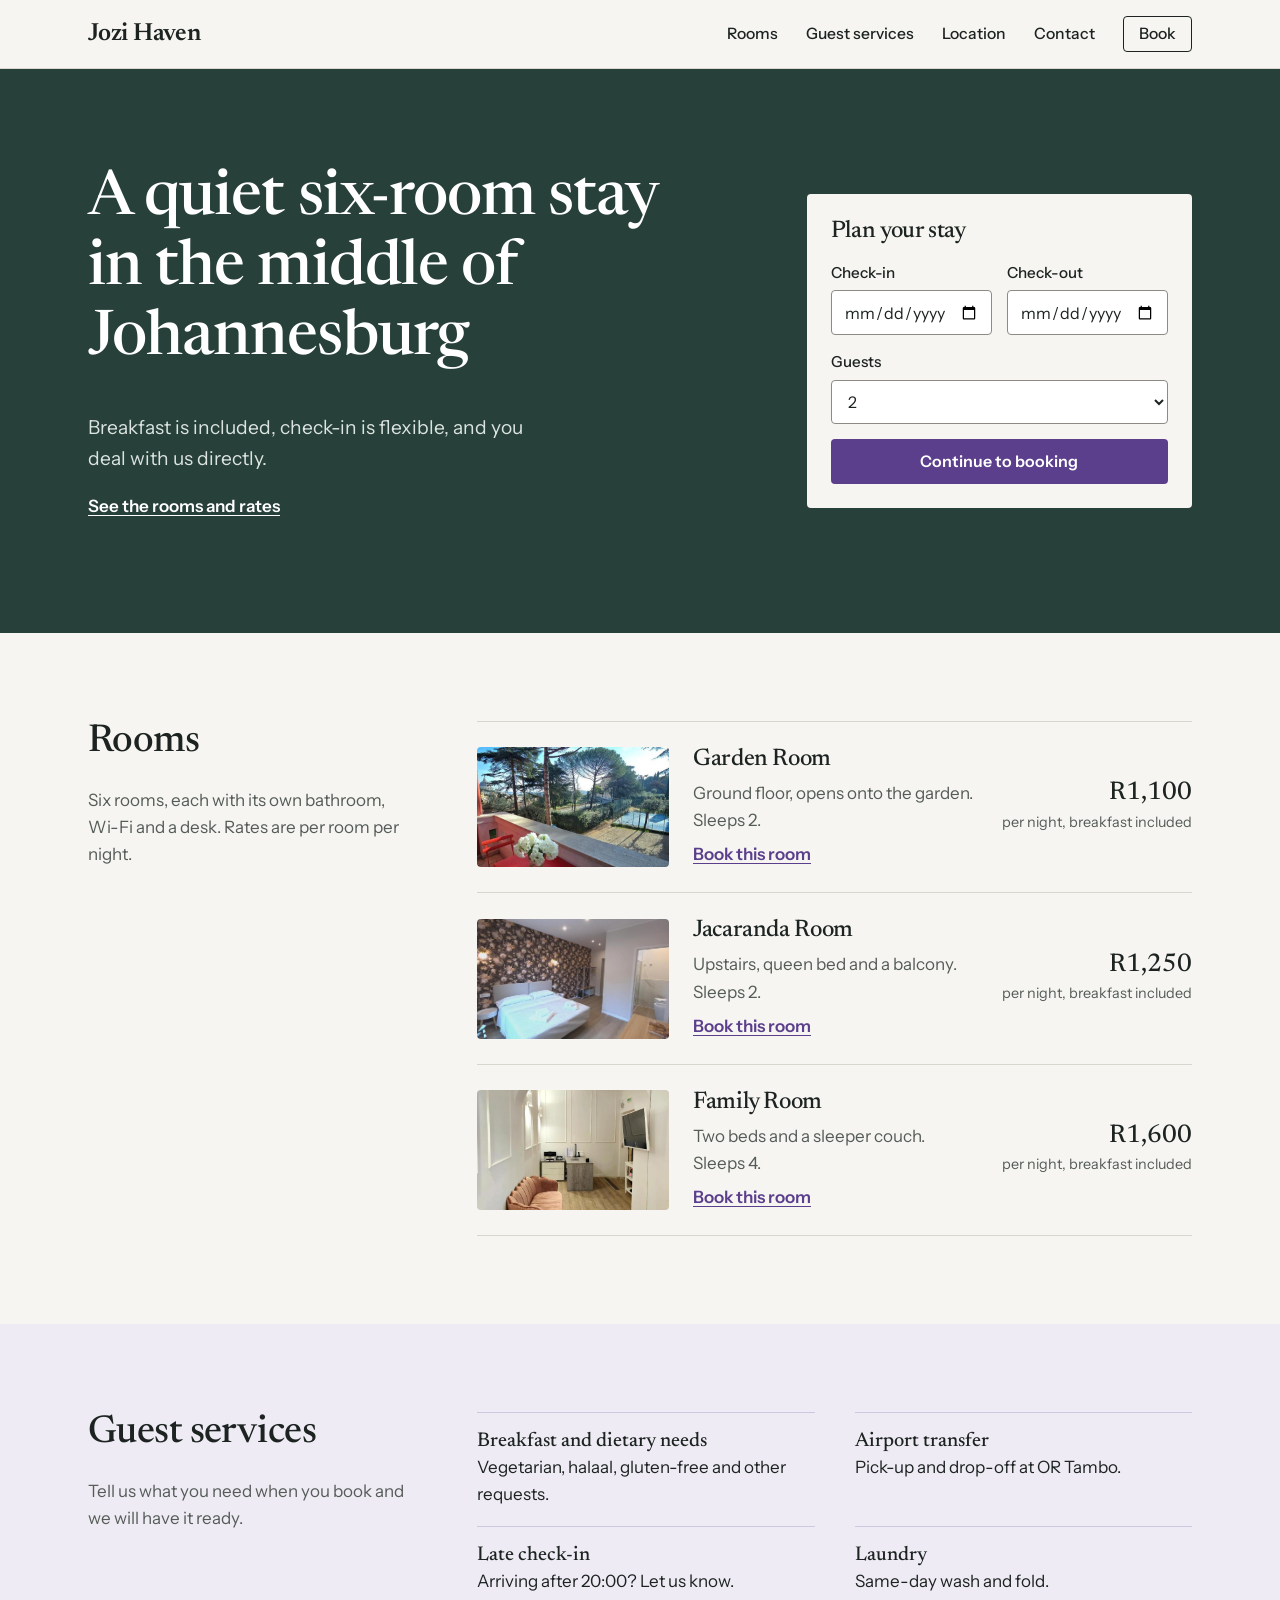
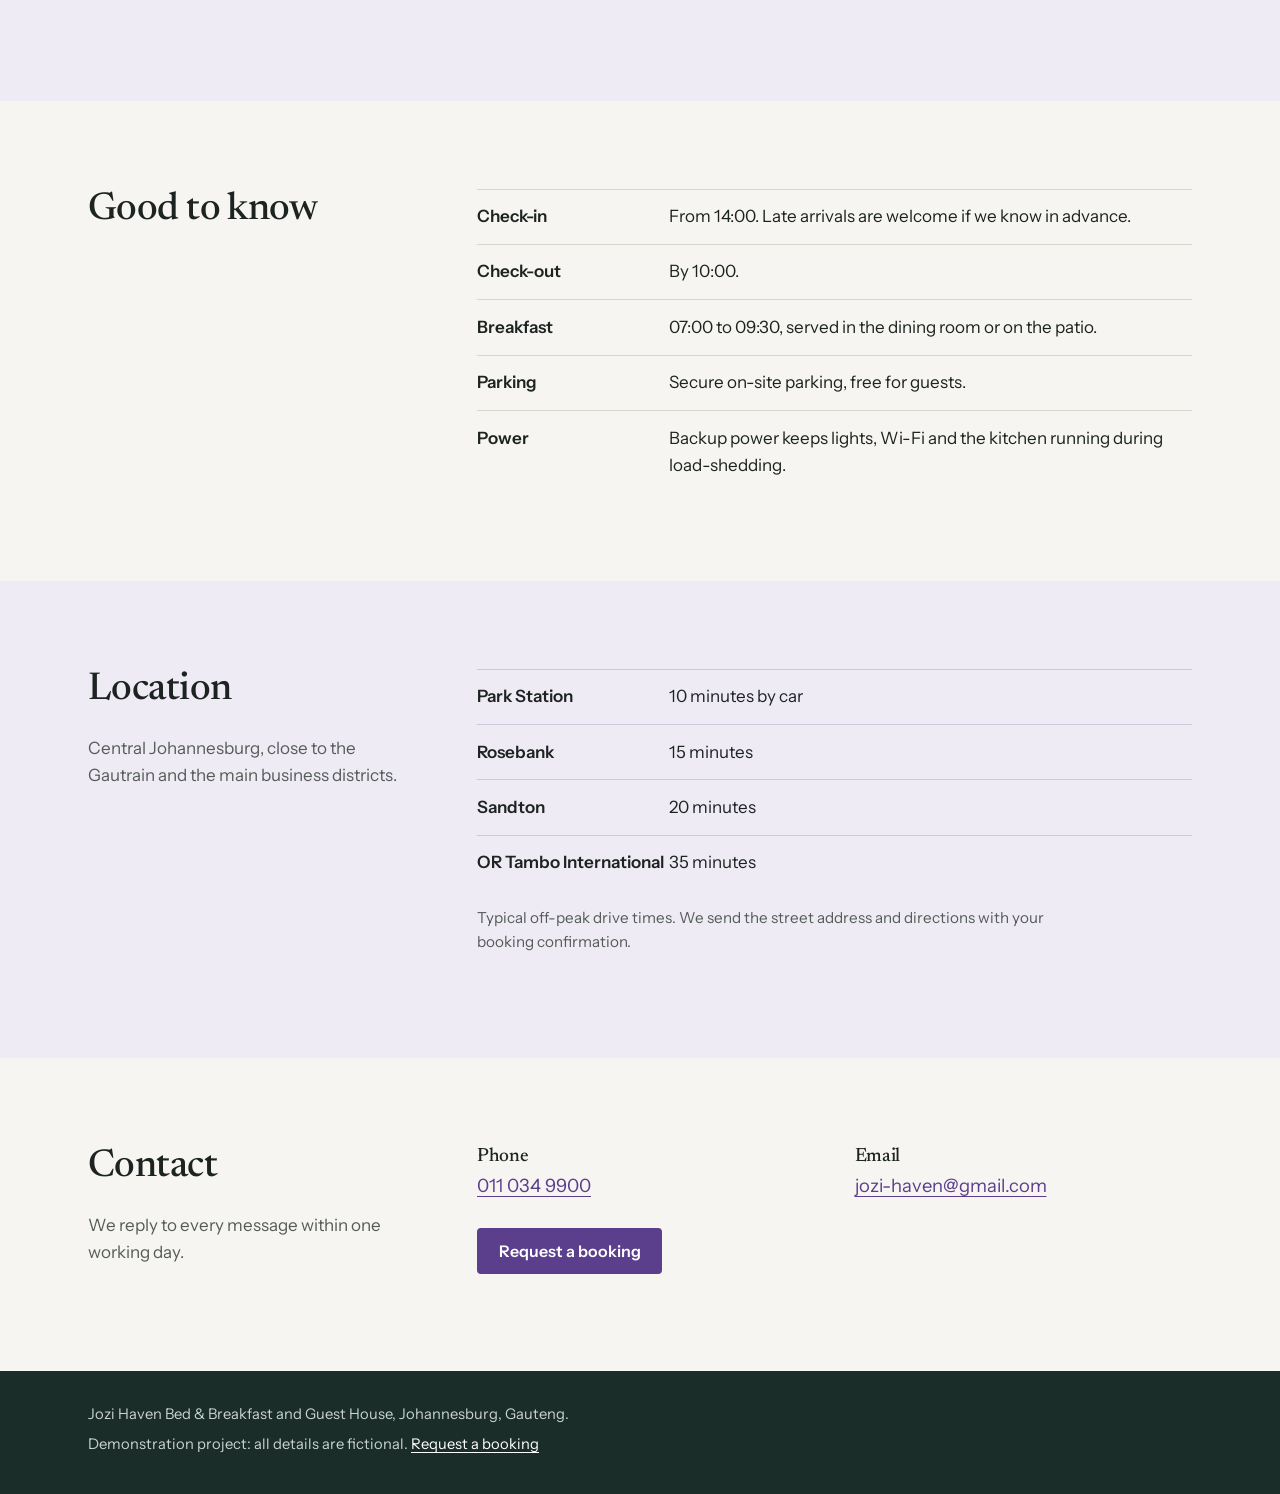
<file: index.html>
<!DOCTYPE html>
<html lang="en">
<head>
<meta charset="utf-8">
<meta name="viewport" content="width=device-width,initial-scale=1">
<title>Jozi Haven Bed &amp; Breakfast | Johannesburg guest house</title>
<meta name="description" content="Six quiet rooms, a full breakfast and easy access to Johannesburg. Book direct with Jozi Haven.">
<meta name="theme-color" content="#27403A">
<link rel="icon" href="images/favicon.svg" type="image/svg+xml">
<link rel="preconnect" href="https://fonts.googleapis.com"><link rel="preconnect" href="https://fonts.gstatic.com" crossorigin>
<link href="https://fonts.googleapis.com/css2?family=Instrument+Sans:wght@400;500;600&family=Newsreader:wght@500;600&display=swap" rel="stylesheet">
<link rel="stylesheet" href="css/style.css">
</head>
<body>
<a class="skip" href="#main">Skip to content</a>
<header class="site"><div class="wrap">
<a class="brand" href="index.html">Jozi Haven</a>
<button class="nav-toggle" id="nav-toggle" aria-expanded="false" aria-controls="site-nav">Menu</button>
<nav id="site-nav" aria-label="Main"><ul><li><a href="index.html#rooms">Rooms</a></li><li><a href="index.html#services">Guest services</a></li><li><a href="index.html#location">Location</a></li><li><a href="index.html#contact">Contact</a></li><li><a href="booking.html" class="nav-book">Book</a></li></ul></nav>
</div></header>
<main id="main">
<div class="hero"><div class="wrap hero-grid">
<div>
<h1>A quiet six-room stay in the middle of Johannesburg</h1>
<p class="lede">Breakfast is included, check-in is flexible, and you deal with us directly.</p>
<p><a class="textlink" href="#rooms">See the rooms and rates</a></p>
</div>
<form class="avail" id="quick" action="booking.html" method="get">
<h2>Plan your stay</h2>
<div class="row">
<label>Check-in<input type="date" id="q-checkin" name="checkin" required></label>
<label>Check-out<input type="date" id="q-checkout" name="checkout" required></label>
</div>
<label>Guests<select name="guests"><option>1</option><option selected>2</option><option>3</option><option>4</option></select></label>
<button class="btn block" type="submit">Continue to booking</button>
</form>
</div></div>

<section id="rooms"><div class="wrap split">
<header><h2>Rooms</h2><p>Six rooms, each with its own bathroom, Wi-Fi and a desk. Rates are per room per night.</p></header>
<div class="rooms">
<article class="room">
<img src="images/garden-room.jpg" alt="Garden Room with a double bed and doors opening onto the garden" width="1200" height="750" loading="lazy">
<div><h3>Garden Room</h3><p>Ground floor, opens onto the garden. Sleeps 2.</p><a class="book" href="booking.html?room=Garden+Room">Book this room</a></div>
<div class="rate"><strong>R1,100</strong><span>per night, breakfast included</span></div>
</article>
<article class="room">
<img src="images/jacaranda-room.jpg" alt="Jacaranda Room with a queen bed and a balcony" width="1200" height="750" loading="lazy">
<div><h3>Jacaranda Room</h3><p>Upstairs, queen bed and a balcony. Sleeps 2.</p><a class="book" href="booking.html?room=Jacaranda+Room">Book this room</a></div>
<div class="rate"><strong>R1,250</strong><span>per night, breakfast included</span></div>
</article>
<article class="room">
<img src="images/family-room.jpg" alt="Family Room with two beds and a sleeper couch" width="1200" height="750" loading="lazy">
<div><h3>Family Room</h3><p>Two beds and a sleeper couch. Sleeps 4.</p><a class="book" href="booking.html?room=Family+Room">Book this room</a></div>
<div class="rate"><strong>R1,600</strong><span>per night, breakfast included</span></div>
</article>
</div>
</div></section>

<section id="services" class="tint"><div class="wrap split">
<header><h2>Guest services</h2><p>Tell us what you need when you book and we will have it ready.</p></header>
<ul class="services">
<li><strong>Breakfast and dietary needs</strong>Vegetarian, halaal, gluten-free and other requests.</li>
<li><strong>Airport transfer</strong>Pick-up and drop-off at OR Tambo.</li>
<li><strong>Late check-in</strong>Arriving after 20:00? Let us know.</li>
<li><strong>Laundry</strong>Same-day wash and fold.</li>
</ul>
</div></section>

<section id="stay-details"><div class="wrap split">
<header><h2>Good to know</h2></header>
<dl class="facts">
<dt>Check-in</dt><dd>From 14:00. Late arrivals are welcome if we know in advance.</dd>
<dt>Check-out</dt><dd>By 10:00.</dd>
<dt>Breakfast</dt><dd>07:00 to 09:30, served in the dining room or on the patio.</dd>
<dt>Parking</dt><dd>Secure on-site parking, free for guests.</dd>
<dt>Power</dt><dd>Backup power keeps lights, Wi-Fi and the kitchen running during load-shedding.</dd>
</dl>
</div></section>

<section id="location" class="tint"><div class="wrap split">
<header><h2>Location</h2><p>Central Johannesburg, close to the Gautrain and the main business districts.</p></header>
<div>
<dl class="facts">
<dt>Park Station</dt><dd>10 minutes by car</dd>
<dt>Rosebank</dt><dd>15 minutes</dd>
<dt>Sandton</dt><dd>20 minutes</dd>
<dt>OR Tambo International</dt><dd>35 minutes</dd>
</dl>
<p class="fine">Typical off-peak drive times. We send the street address and directions with your booking confirmation.</p>
</div>
</div></section>

<section id="contact"><div class="wrap split">
<header><h2>Contact</h2><p>We reply to every message within one working day.</p></header>
<div>
<div class="contact-list">
<div><h3>Phone</h3><p><a href="tel:+27110349900">011 034 9900</a></p></div>
<div><h3>Email</h3><p><a href="mailto:jozi-haven@gmail.com">jozi-haven@gmail.com</a></p></div>
</div>
<a class="btn" href="booking.html">Request a booking</a>
</div>
</div></section>
</main>
<footer><div class="wrap">
<p>Jozi Haven Bed &amp; Breakfast and Guest House, Johannesburg, Gauteng.</p>
<p>Demonstration project: all details are fictional. <a href="booking.html">Request a booking</a></p>
</div></footer>
<script src="js/main.js" defer></script>
</body>
</html>
</file>
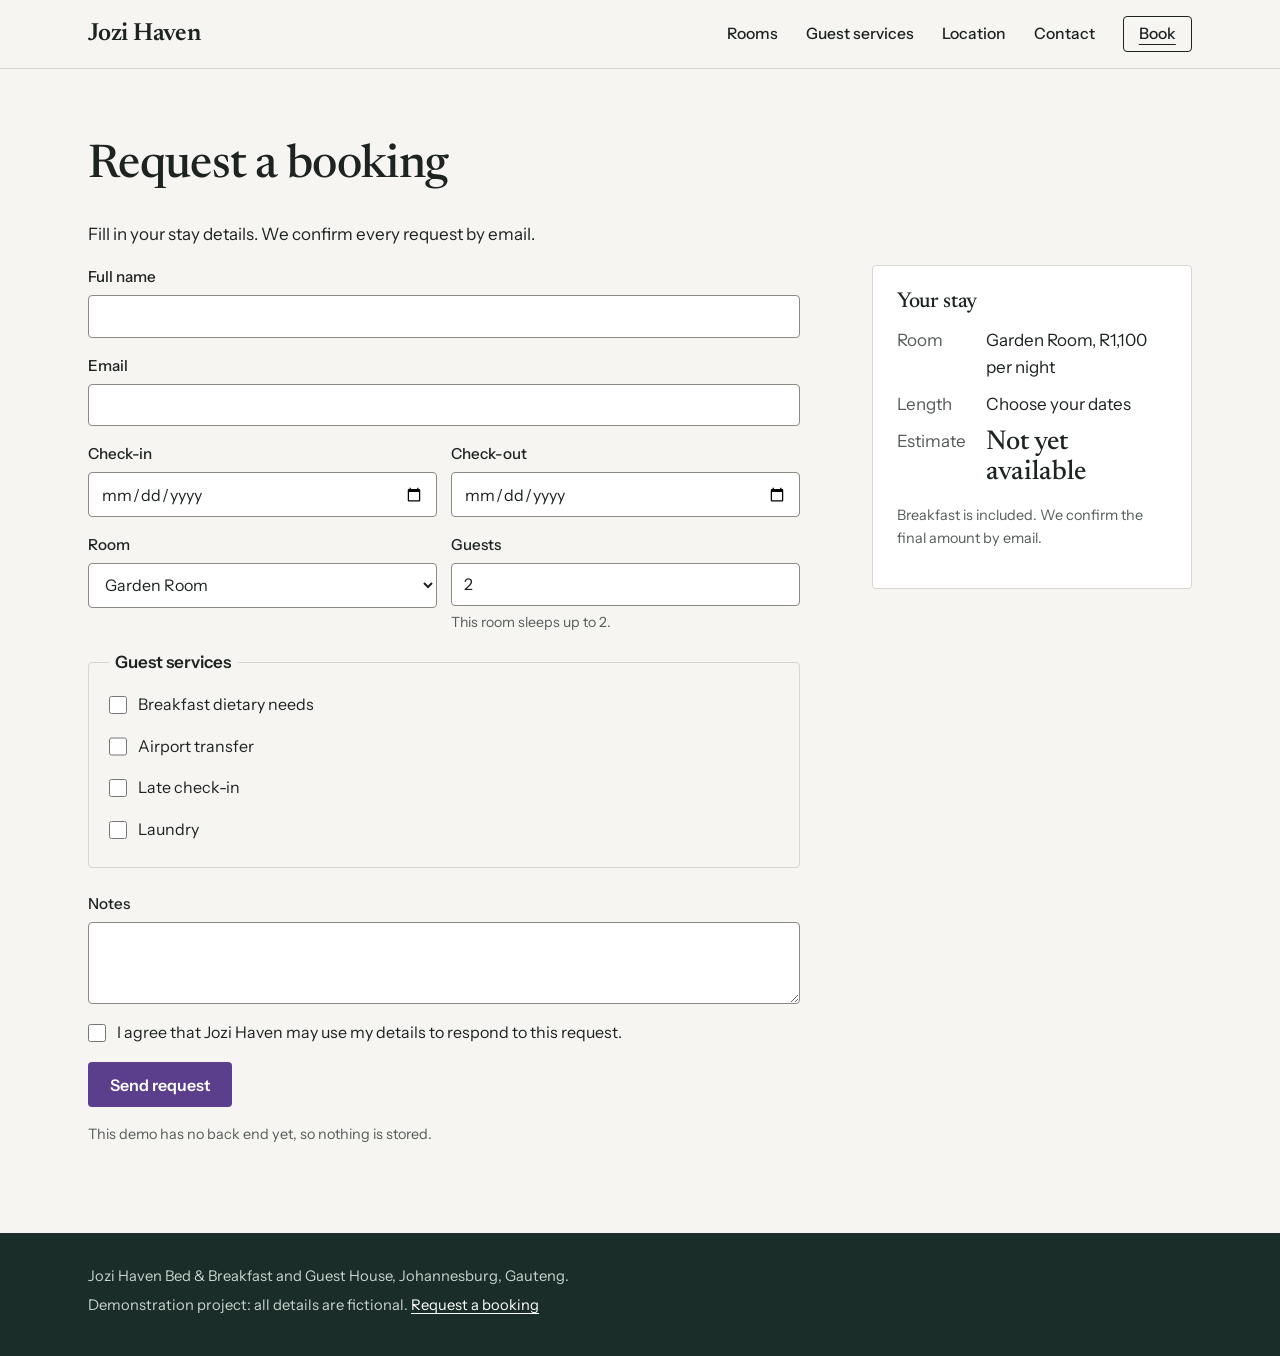
<file: booking.html>
<!DOCTYPE html>
<html lang="en">
<head>
<meta charset="utf-8">
<meta name="viewport" content="width=device-width,initial-scale=1">
<title>Request a booking | Jozi Haven</title>
<meta name="theme-color" content="#27403A">
<link rel="icon" href="images/favicon.svg" type="image/svg+xml">
<link rel="preconnect" href="https://fonts.googleapis.com"><link rel="preconnect" href="https://fonts.gstatic.com" crossorigin>
<link href="https://fonts.googleapis.com/css2?family=Instrument+Sans:wght@400;500;600&family=Newsreader:wght@500;600&display=swap" rel="stylesheet">
<link rel="stylesheet" href="css/style.css">
</head>
<body>
<a class="skip" href="#main">Skip to content</a>
<header class="site"><div class="wrap">
<a class="brand" href="index.html">Jozi Haven</a>
<button class="nav-toggle" id="nav-toggle" aria-expanded="false" aria-controls="site-nav">Menu</button>
<nav id="site-nav" aria-label="Main"><ul><li><a href="index.html#rooms">Rooms</a></li><li><a href="index.html#services">Guest services</a></li><li><a href="index.html#location">Location</a></li><li><a href="index.html#contact">Contact</a></li><li><a href="booking.html" class="nav-book" aria-current="page">Book</a></li></ul></nav>
</div></header>
<main id="main">
<div class="wrap page">
<h1>Request a booking</h1>
<p>Fill in your stay details. We confirm every request by email.</p>
<div class="booking">
<form id="booking" action="confirmation.html" method="get">
<label>Full name<input name="name" required autocomplete="name"></label>
<label>Email<input type="email" name="email" required autocomplete="email"></label>
<div class="row">
<label>Check-in<input type="date" name="checkin" required></label>
<label>Check-out<input type="date" name="checkout" required></label>
</div>
<div class="row">
<label>Room<select name="room"><option>Garden Room</option><option>Jacaranda Room</option><option>Family Room</option></select></label>
<label>Guests<input type="number" name="guests" min="1" max="4" value="2" required aria-describedby="guest-hint"><span class="hint" id="guest-hint"></span></label>
</div>
<fieldset><legend>Guest services</legend>
<label class="check"><input type="checkbox" name="svc" value="Breakfast dietary needs"> Breakfast dietary needs</label>
<label class="check"><input type="checkbox" name="svc" value="Airport transfer"> Airport transfer</label>
<label class="check"><input type="checkbox" name="svc" value="Late check-in"> Late check-in</label>
<label class="check"><input type="checkbox" name="svc" value="Laundry"> Laundry</label>
</fieldset>
<label>Notes<textarea name="notes" rows="3"></textarea></label>
<label class="check"><input type="checkbox" required> I agree that Jozi Haven may use my details to respond to this request.</label>
<button class="btn" type="submit">Send request</button>
<p class="note">This demo has no back end yet, so nothing is stored.</p>
</form>
<aside class="summary" aria-live="polite">
<h2>Your stay</h2>
<dl>
<dt>Room</dt><dd id="sum-room"></dd>
<dt>Length</dt><dd id="sum-stay"></dd>
<dt>Estimate</dt><dd id="sum-total" class="total"></dd>
</dl>
<p class="note">Breakfast is included. We confirm the final amount by email.</p>
</aside>
</div>
</div>
</main>
<footer><div class="wrap">
<p>Jozi Haven Bed &amp; Breakfast and Guest House, Johannesburg, Gauteng.</p>
<p>Demonstration project: all details are fictional. <a href="booking.html">Request a booking</a></p>
</div></footer>
<script src="js/main.js" defer></script>
</body>
</html>
</file>
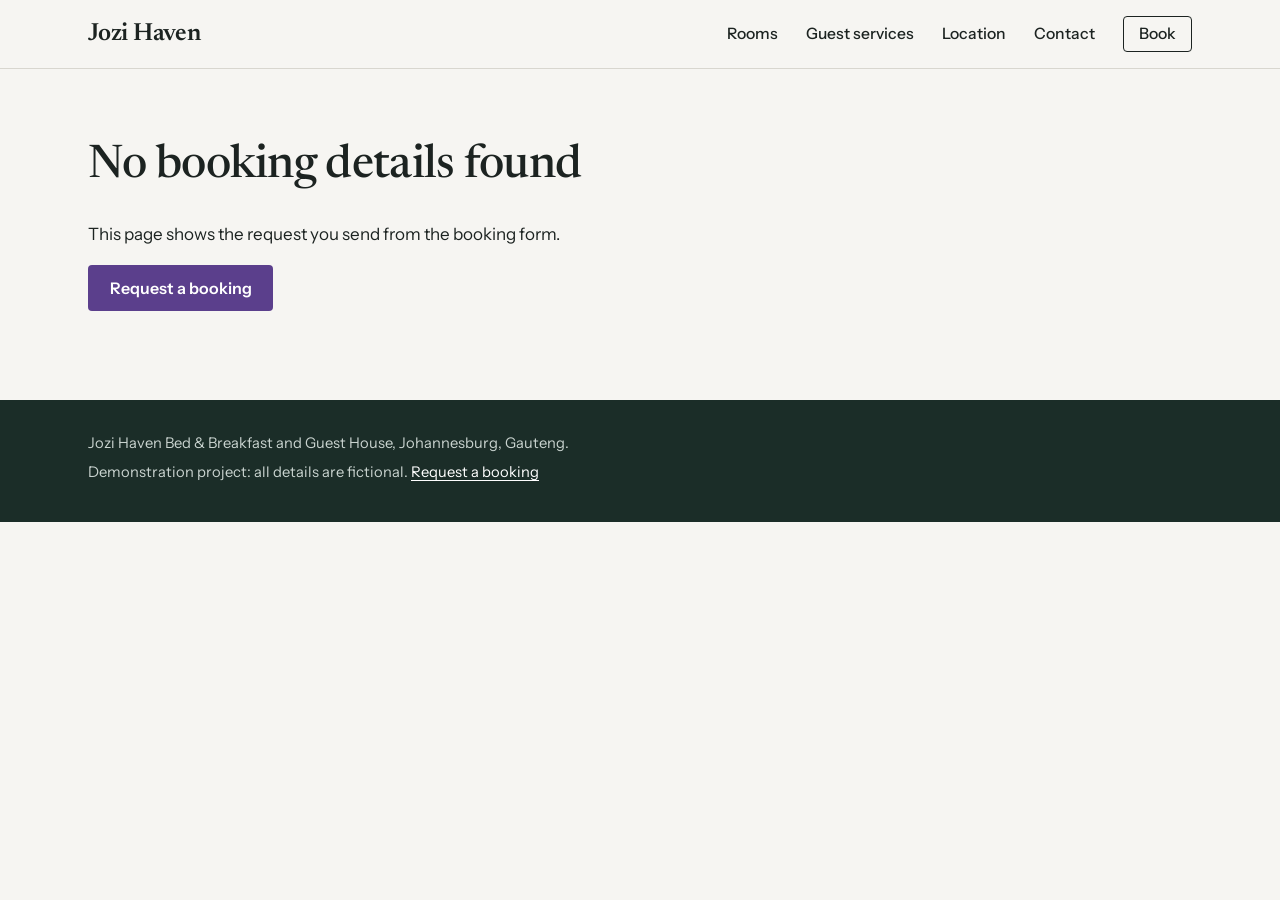
<file: confirmation.html>
<!DOCTYPE html>
<html lang="en">
<head>
<meta charset="utf-8">
<meta name="viewport" content="width=device-width,initial-scale=1">
<title>Request received | Jozi Haven</title>
<meta name="theme-color" content="#27403A">
<link rel="icon" href="images/favicon.svg" type="image/svg+xml">
<link rel="preconnect" href="https://fonts.googleapis.com"><link rel="preconnect" href="https://fonts.gstatic.com" crossorigin>
<link href="https://fonts.googleapis.com/css2?family=Instrument+Sans:wght@400;500;600&family=Newsreader:wght@500;600&display=swap" rel="stylesheet">
<link rel="stylesheet" href="css/style.css">
</head>
<body>
<a class="skip" href="#main">Skip to content</a>
<header class="site"><div class="wrap">
<a class="brand" href="index.html">Jozi Haven</a>
<button class="nav-toggle" id="nav-toggle" aria-expanded="false" aria-controls="site-nav">Menu</button>
<nav id="site-nav" aria-label="Main"><ul><li><a href="index.html#rooms">Rooms</a></li><li><a href="index.html#services">Guest services</a></li><li><a href="index.html#location">Location</a></li><li><a href="index.html#contact">Contact</a></li><li><a href="booking.html" class="nav-book">Book</a></li></ul></nav>
</div></header>
<main id="main">
<div class="wrap page">
<div id="received" hidden>
<h1>Request received</h1>
<p>Thank you. We will confirm availability by email to <strong id="to"></strong>.</p>
<p>Reference <span class="reference" id="ref"></span></p>
<div class="summary"><dl id="s"></dl></div>
<div class="actions"><a class="btn" href="index.html">Back to home</a><button class="btn alt" type="button" onclick="window.print()">Print this page</button></div>
</div>
<div id="missing" hidden>
<h1>No booking details found</h1>
<p>This page shows the request you send from the booking form.</p>
<p><a class="btn" href="booking.html">Request a booking</a></p>
</div>
<noscript><h1>Request received</h1><p>Thank you. We will confirm availability by email.</p></noscript>
</div>
</main>
<footer><div class="wrap">
<p>Jozi Haven Bed &amp; Breakfast and Guest House, Johannesburg, Gauteng.</p>
<p>Demonstration project: all details are fictional. <a href="booking.html">Request a booking</a></p>
</div></footer>
<script src="js/main.js" defer></script>
</body>
</html>
</file>
<file: css/style.css>
/* Jozi Haven: all site styling */
:root{
  --paper:#F6F5F2; --white:#fff; --ink:#1C2321; --muted:#555C58;
  --moss:#27403A; --moss-dark:#1B2D28; --jac:#5B3F8C; --jac-dark:#472F72;
  --lilac:#EFEBF5; --line:#D8D6CF; --field:#8C8A83; --err:#A32B2B;
  --serif:"Newsreader",Georgia,"Times New Roman",serif;
  --sans:"Instrument Sans",system-ui,-apple-system,"Segoe UI",Roboto,sans-serif;
  --r:4px; --gutter:clamp(1.25rem,4vw,2.5rem);
}
*,*::before,*::after{box-sizing:border-box}
html{scroll-behavior:smooth;scroll-padding-top:5rem}
body{margin:0;background:var(--paper);color:var(--ink);font:400 1.0625rem/1.6 var(--sans);-webkit-font-smoothing:antialiased}
img{display:block;max-width:100%;height:auto}
a{color:var(--jac);text-underline-offset:.2em}
a:hover{color:var(--jac-dark)}
:focus-visible{outline:3px solid var(--jac);outline-offset:2px}
.skip{position:absolute;left:-999px;top:0;background:var(--ink);color:#fff;padding:.6rem 1rem;z-index:20}
.skip:focus{left:0}
.wrap{max-width:74rem;margin-inline:auto;padding-inline:var(--gutter)}

h1,h2,h3{font-family:var(--serif);font-weight:500;line-height:1.12;letter-spacing:-.015em;margin:0 0 .6em}
h1{font-size:clamp(2.4rem,5.2vw,3.9rem)}
h2{font-size:clamp(1.8rem,3.2vw,2.4rem)}
h3{font-size:1.5rem;margin-bottom:.3em}
p{margin:0 0 1em;max-width:62ch}

/* Header */
header.site{background:var(--paper);border-bottom:1px solid var(--line);position:sticky;top:0;z-index:10}
header.site .wrap{display:flex;align-items:center;justify-content:space-between;min-height:4.25rem}
.brand{font:600 1.55rem var(--serif);letter-spacing:-.01em;color:var(--ink);text-decoration:none}
.brand:hover{color:var(--ink)}
nav ul{display:flex;align-items:center;gap:1.75rem;list-style:none;margin:0;padding:0}
nav a{color:var(--ink);text-decoration:none;font-weight:500;font-size:.98rem}
nav a:hover{text-decoration:underline;text-underline-offset:.3em}
nav a[aria-current="page"]{text-decoration:underline;text-underline-offset:.3em}
nav a.nav-book{border:1px solid var(--ink);border-radius:var(--r);padding:.45rem .95rem}
nav a.nav-book:hover{background:var(--ink);color:#fff;text-decoration:none}
.nav-toggle{display:none;background:none;border:1px solid var(--ink);border-radius:var(--r);padding:.4rem .8rem;font:500 .95rem var(--sans);color:var(--ink);cursor:pointer}

/* Buttons and text links */
.btn{display:inline-block;padding:.8rem 1.35rem;background:var(--jac);color:#fff;border:0;border-radius:var(--r);font:600 1rem var(--sans);text-decoration:none;text-align:center;cursor:pointer;transition:background .15s}
.btn:hover{background:var(--jac-dark);color:#fff}
.btn.block{display:block;width:100%}
.textlink{font-weight:600}

/* Hero */
.hero{background:var(--moss);color:#fff;padding-block:clamp(3rem,8vw,6rem)}
.hero-grid{display:grid;grid-template-columns:minmax(0,1.25fr) minmax(0,.75fr);gap:clamp(2rem,6vw,5rem);align-items:center}
.hero h1{max-width:15ch}
.hero .lede{font-size:1.2rem;color:#DCE4E0;max-width:36ch}
.hero a{color:#fff}
.hero :focus-visible{outline-color:#fff}
.avail{background:var(--paper);color:var(--ink);padding:1.5rem;border-radius:var(--r)}
.avail :focus-visible{outline-color:var(--jac)}
.avail h2{font-size:1.5rem;margin-bottom:1rem}
.avail label{margin-bottom:.9rem}

/* Sections */
section{padding-block:clamp(3rem,7vw,5.5rem)}
section.tint{background:var(--lilac)}
.split{display:grid;grid-template-columns:minmax(0,1fr) minmax(0,2.2fr);gap:clamp(1.5rem,5vw,4rem)}
.split>header{align-self:start}
.split>header p{color:var(--muted)}

/* Rooms */
.rooms{border-bottom:1px solid var(--line)}
.room{display:grid;grid-template-columns:12rem minmax(0,1fr) auto;gap:1.5rem;align-items:center;padding-block:1.5rem;border-top:1px solid var(--line)}
.room img{width:100%;aspect-ratio:16/10;object-fit:cover;background:var(--lilac);border-radius:var(--r)}
.room p{margin:0 0 .4em;color:var(--muted)}
.room .book{font-weight:600}
.rate{text-align:right;white-space:nowrap}
.rate strong{display:block;font:500 1.6rem/1.1 var(--serif)}
.rate span{font-size:.9rem;color:var(--muted)}

/* Services and details */
.services{list-style:none;margin:0;padding:0;display:grid;grid-template-columns:1fr 1fr;gap:0 2.5rem}
.services li{padding:1.1rem 0;border-top:1px solid #cfc7de}
.services strong{display:block;font:500 1.25rem var(--serif);margin-bottom:.2rem}
dl.facts{display:grid;grid-template-columns:minmax(8rem,12rem) 1fr;margin:0}
dl.facts dt,dl.facts dd{margin:0;padding:.85rem 0;border-top:1px solid var(--line)}
dl.facts dt{font-weight:600}
section.tint dl.facts dt,section.tint dl.facts dd{border-color:#cfc7de}
.fine{font-size:.95rem;color:var(--muted);margin-top:1rem}

/* Contact */
.contact-list{display:grid;grid-template-columns:1fr 1fr;gap:1.5rem 2.5rem;margin-bottom:1.75rem}
.contact-list h3{font-size:1.2rem;margin-bottom:.2rem}
.contact-list p{margin:0;font-size:1.15rem}

/* Forms */
label{display:block;font-weight:500;font-size:.95rem;margin-bottom:1rem}
input,select,textarea{display:block;width:100%;min-width:0;margin-top:.35rem;padding:.65rem .75rem;font:400 1rem var(--sans);color:var(--ink);background:#fff;border:1px solid var(--field);border-radius:var(--r)}
textarea{resize:vertical}
input:focus-visible,select:focus-visible,textarea:focus-visible{outline-offset:0;border-color:var(--jac)}
input:user-invalid{border-color:var(--err)}
.row{display:grid;grid-template-columns:minmax(0,1fr) minmax(0,1fr);gap:0 .9rem}
.row>label{min-width:0}
.hint{display:block;font-weight:400;font-size:.88rem;color:var(--muted);margin-top:.3rem}
fieldset{border:1px solid var(--line);border-radius:var(--r);padding:1rem 1.25rem .5rem;margin:0 0 1.5rem}
legend{font-weight:600;padding-inline:.4rem}
.check{display:flex;gap:.65rem;align-items:flex-start;font-weight:400;font-size:1rem}
.check input{width:1.15rem;height:1.15rem;margin:.22rem 0 0;flex:none;accent-color:var(--jac)}
.note{font-size:.9rem;color:var(--muted);margin-top:1rem}

/* Booking and confirmation */
.page{padding-block:clamp(2.5rem,6vw,4.5rem)}
.page h1{font-size:clamp(2.1rem,4vw,2.9rem)}
.booking{display:grid;grid-template-columns:minmax(0,1fr) 20rem;gap:clamp(2rem,6vw,4.5rem);align-items:start}
.summary{background:var(--white);border:1px solid var(--line);border-radius:var(--r);padding:1.5rem}
.booking .summary{position:sticky;top:6rem}
.summary h2{font-size:1.35rem}
.summary dl{display:grid;grid-template-columns:auto 1fr;gap:.6rem 1.25rem;margin:0}
.summary dt{color:var(--muted)}
.summary dd{margin:0;overflow-wrap:anywhere}
.summary .total{font:500 1.7rem/1.1 var(--serif)}
.reference{font:500 1.6rem var(--serif);letter-spacing:.02em}
.actions{display:flex;flex-wrap:wrap;gap:.75rem;margin-top:1.5rem}
.btn.alt{background:transparent;color:var(--ink);box-shadow:inset 0 0 0 1px var(--ink)}
.btn.alt:hover{background:var(--ink);color:#fff}

/* Footer */
footer{background:var(--moss-dark);color:#C9D3CF;padding-block:2rem;font-size:.92rem}
footer p{margin:0 0 .4em;max-width:none}
footer a{color:#fff}

/* Small screens */
@media (max-width:56rem){
  .hero-grid,.split,.booking{grid-template-columns:1fr}
  .booking .summary{position:static;order:-1}
}
@media (max-width:47.99rem){
  .nav-toggle{display:block}
  nav{position:absolute;left:0;right:0;top:100%;background:var(--paper);border-bottom:1px solid var(--line);display:none}
  nav.open{display:block}
  nav ul{flex-direction:column;align-items:stretch;gap:0;padding:.5rem var(--gutter) 1rem}
  nav li a{display:block;padding:.7rem 0}
  nav a.nav-book{display:inline-block;margin-top:.5rem}
}
@media (max-width:40rem){
  .room{grid-template-columns:1fr;gap:.9rem}
  .rate{text-align:left}
  .services,.contact-list,dl.facts{grid-template-columns:1fr}
  dl.facts dt{padding-bottom:0}
  dl.facts dd{border-top:0;padding-top:.1rem}
  .row{grid-template-columns:1fr}
}
@media (prefers-reduced-motion:reduce){html{scroll-behavior:auto}*{transition:none!important}}
@media print{header.site,footer,.actions{display:none}body{background:#fff}}
</file>
